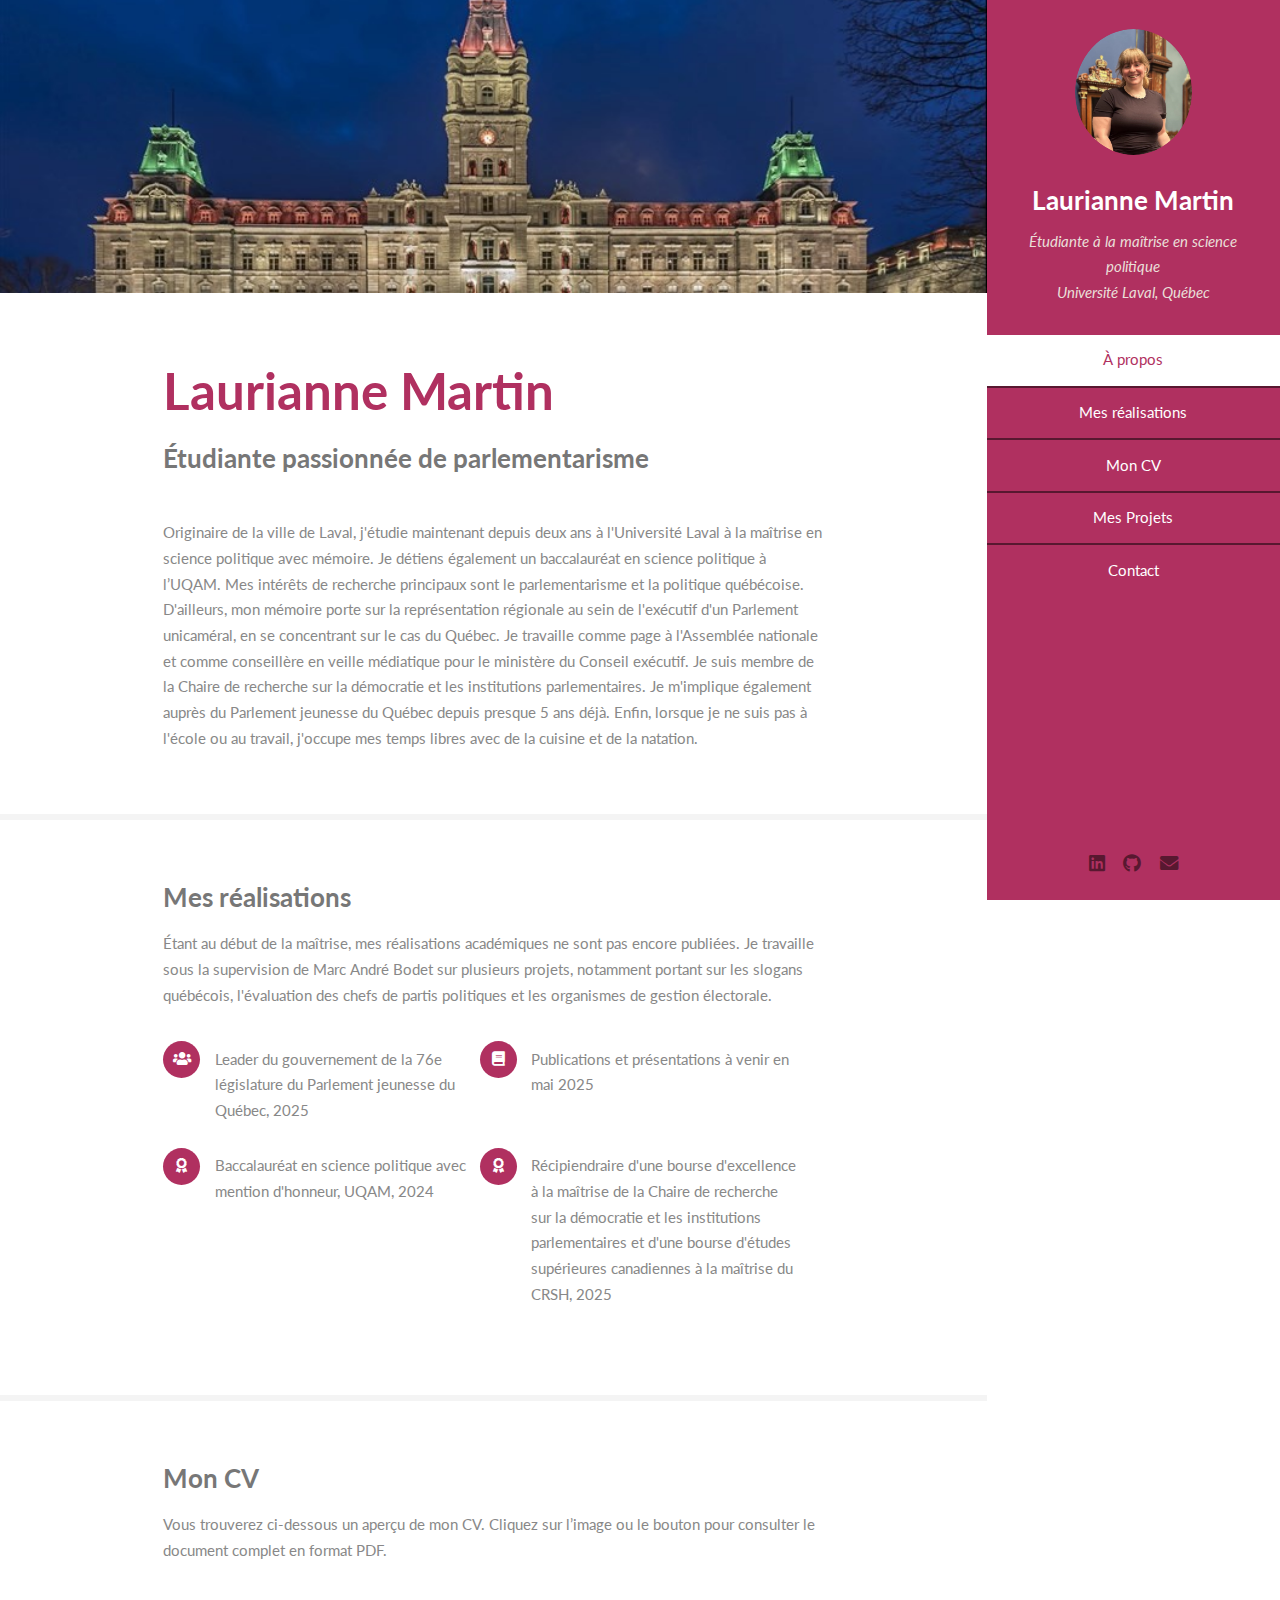
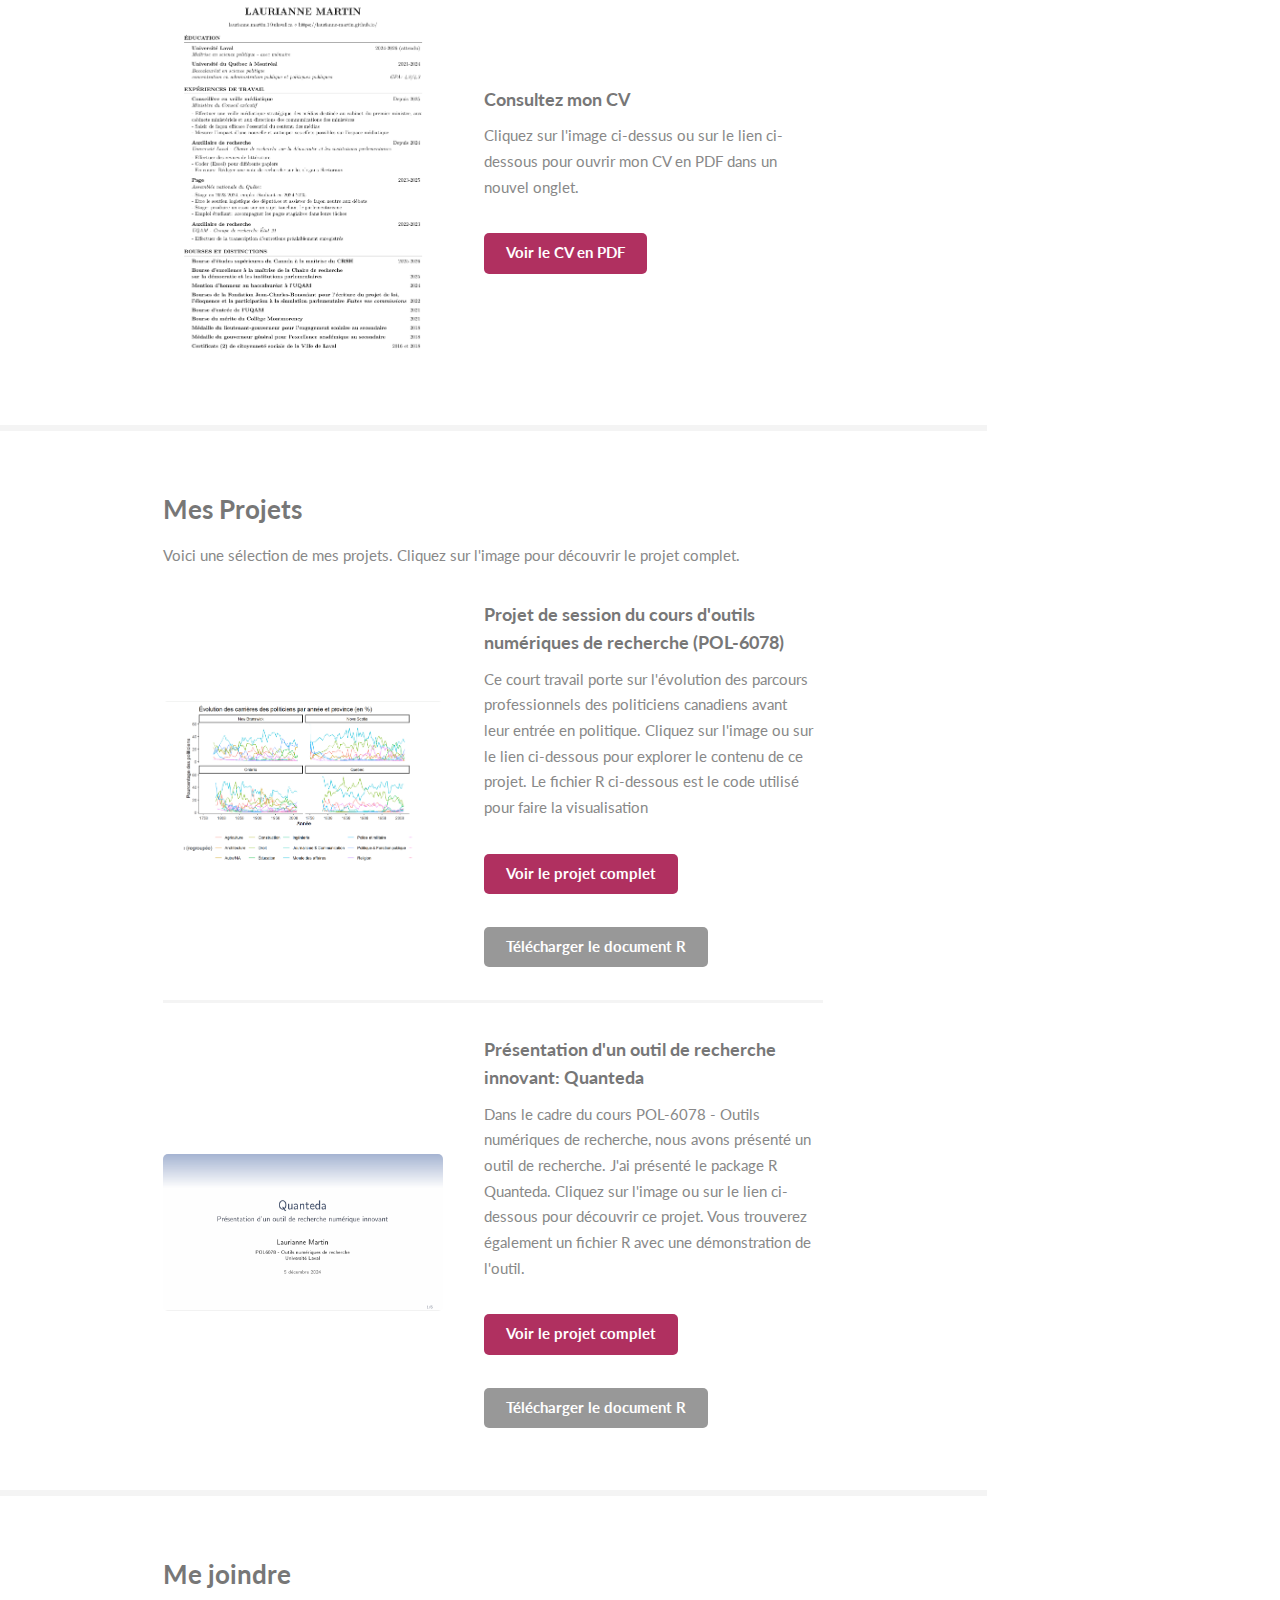
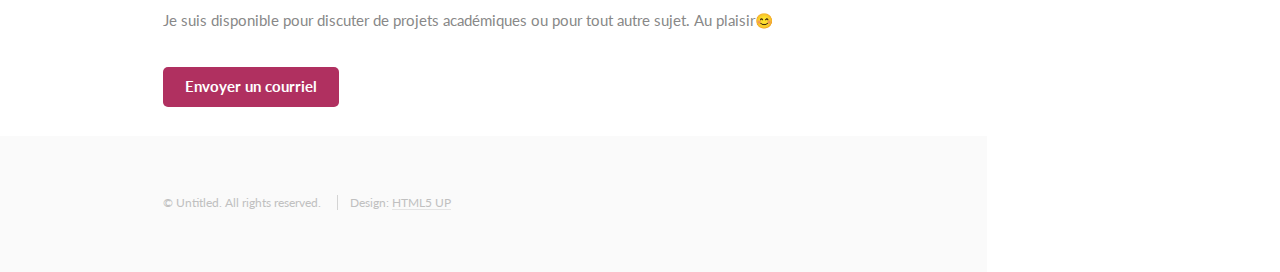
<file: index.html>
<!doctype html>
<!--
	Read Only by HTML5 UP
	html5up.net | @ajlkn
	Free for personal and commercial use under the CCA 3.0 license (html5up.net/license)
-->
<html>
  <head>
    <title>Laurianne Martin</title>
    <meta charset="utf-8" />
    <meta
      name="viewport"
      content="width=device-width, initial-scale=1, user-scalable=no"
    />
    <link rel="stylesheet" href="assets/css/main.css" />
  </head>
  <body class="is-preload">
    <!-- Header -->
    <section id="header">
      <header>
        <span class="image avatar"
          ><img src="images/photo site web.png" alt=""
        /></span>
        <h1 id="logo"><a href="#">Laurianne Martin</a></h1>
        <p>
          Étudiante à la maîtrise en science politique<br />
          Université Laval, Québec
        </p>
      </header>
      <nav id="nav">
        <ul>
          <li><a href="#one" class="active">À propos</a></li>
          <li><a href="#two">Mes réalisations</a></li>
          <li><a href="#three">Mon CV</a></li>
          <li><a href="#projets">Mes Projets</a></li>
          <li><a href="#four">Contact</a></li>
        </ul>
      </nav>
      <footer>
        <ul class="icons">
          <li>
            <!-- Vous pouvez mettre en hyperlien vos reseaux sociaux en modifiant la valeur de href-->
            <a href="https://www.linkedin.com/in/laurianne-martin-10677b1a1" class="icon brands fa-linkedin"
              ><span class="label">LinkedIn</span></a
            >
          </li>
          <li>
            <a href="https://github.com/laurianne-martin" class="icon brands fa-github"
              ><span class="label">Github</span></a
            >
          </li>
          <li>
            <a href="mailto:laurianne.martin.1@ulaval.ca" class="icon solid fa-envelope"
              ><span class="label">Email</span></a
            >
          </li>
        </ul>
      </footer>
    </section>

    <!-- Wrapper -->
    <div id="wrapper">
      <!-- Main -->
      <div id="main">
        <!-- One -->
        <section id="one">
          <div class="image main" data-position="center">
            <img src="images/bg.jpeg" alt="" />
          </div>
          <div class="container">
            <header class="major">
              <h2>Laurianne Martin</h2>
              <p>Étudiante passionnée de parlementarisme</p>
            </header>
            <p>
              Originaire de la ville de Laval, j'étudie maintenant depuis deux ans à l'Université Laval à la maîtrise en science politique avec mémoire. 
              Je détiens également un baccalauréat en science politique à l’UQAM.
              Mes intérêts de recherche principaux sont le parlementarisme et la politique québécoise. 
              D'ailleurs, mon mémoire porte sur la représentation régionale au sein de l'exécutif d'un Parlement unicaméral, en se concentrant sur le cas du Québec.
              Je travaille comme page à l'Assemblée nationale et comme conseillère en veille médiatique pour le ministère du Conseil exécutif. 
              Je suis membre de la Chaire de recherche sur la démocratie et les institutions parlementaires. 
              Je m'implique également auprès du Parlement jeunesse du Québec depuis presque 5 ans déjà. 
              Enfin, lorsque je ne suis pas à l'école ou au travail, j'occupe mes temps libres avec de la cuisine et de la natation.
            </p>
          </div>
        </section>

        <!-- Two -->
        <section id="two">
          <div class="container">
            <h3>Mes réalisations</h3>
            <p>
              Étant au début de la maîtrise, mes réalisations académiques ne sont pas encore publiées. 
              Je travaille sous la supervision de Marc André Bodet sur plusieurs projets, notamment portant sur les slogans québécois, l'évaluation des chefs de partis politiques et les organismes de gestion électorale.
            </p>
            <ul class="feature-icons">
              <li class="icon solid fa-users">
                Leader du gouvernement de la 76e législature du Parlement jeunesse du Québec, 2025
              <li class="icon solid fa-book">
                Publications et présentations à venir en mai 2025
              <li class="icon solid fa-award">
                Baccalauréat en science politique avec mention d'honneur, UQAM, 2024
              <li class="icon solid fa-award">
                Récipiendraire d'une bourse d'excellence à la maîtrise de la Chaire de recherche sur la démocratie et les institutions parlementaires et d'une bourse d'études supérieures canadiennes à la maîtrise du CRSH, 2025
              </li>
            </ul>
          </div>
        </section>

        <!-- Three -->
        <section id="three">
          <div class="container">
            <h3>Mon CV</h3>
            <p>
              Vous trouverez ci-dessous un aperçu de mon CV. Cliquez sur l’image ou le bouton pour consulter le document complet en format PDF.
            </p>
            <div class="features">
              <article>
                <!-- Aperçu du CV en image -->
                <a href="cv/cv.pdf" class="image" target="_blank">
                  <img src="cv/cv.png" alt="Aperçu du CV" />
                </a>
                <div class="inner">
                  <h4>Consultez mon CV</h4>
                  <p>
                    Cliquez sur l'image ci-dessus ou sur le lien ci-dessous pour ouvrir mon CV en PDF dans un nouvel onglet.
                  </p>
                  <!-- Lien direct vers le CV en PDF -->
                  <p>
                    <a href="cv/cv.pdf" target="_blank" class="button primary">
                      Voir le CV en PDF
                    </a>
                  </p>
                </div>
              </article>
            </div>
          </div>
        </section>
       <!-- Mes projets -->
        <section id="projets">
          <div class="container">
            <h3>Mes Projets</h3>
            <p>
              Voici une sélection de mes projets. Cliquez sur l'image pour découvrir le projet complet.
            </p>
            <div class="features">
              <!-- Premier projet -->
              <article>
                <!-- Aperçu du projet en image -->
                <a href="projet_session/projet.html" class="image" target="_blank">
                  <img src="projet_session/projet.png" alt="Aperçu du projet de session" />
                </a>
                <div class="inner">
                  <h4>Projet de session du cours d'outils numériques de recherche (POL-6078)</h4>
                  <p>
                    Ce court travail porte sur l'évolution des parcours professionnels des politiciens canadiens avant leur entrée en politique. 
                    Cliquez sur l'image ou sur le lien ci-dessous pour explorer le contenu de ce projet. Le fichier R ci-dessous est le code utilisé pour faire la visualisation
                  </p>
                  <!-- Lien direct vers le projet -->
                  <p>
                    <a href="projet_session/projet.html" target="_blank" class="button primary">
                      Voir le projet complet
                    </a>
                  </p>
                  <!-- Lien vers le document R -->
                  <p>
                    <a href="projet_session/code.R" target="_blank" class="button">
                      Télécharger le document R
                    </a>
                  </p>
                </div>
              </article>
        
              <!-- Deuxième projet -->
              <article>
                <!-- Aperçu du projet en image -->
                <a href="projet_quanteda/quanteda.pdf" class="image" target="_blank">
                  <img src="projet_quanteda/quanteda.png" alt="Aperçu du deuxième projet" />
                </a>
                <div class="inner">
                  <h4>Présentation d'un outil de recherche innovant: Quanteda</h4>
                  <p>
                    Dans le cadre du cours POL-6078 - Outils numériques de recherche, nous avons présenté un outil de recherche. J'ai présenté le package R Quanteda.
                    Cliquez sur l'image ou sur le lien ci-dessous pour découvrir ce projet. Vous trouverez également un fichier R avec une démonstration de l'outil.
                  </p>
                  <!-- Lien direct vers le projet -->
                  <p>
                    <a href="projet_quanteda/quanteda.pdf" target="_blank" class="button primary">
                      Voir le projet complet
                    </a>
                  </p>
                  <!-- Lien vers le document R -->
                  <p>
                    <a href="projet_quanteda/demo_quanteda.R" target="_blank" class="button">
                      Télécharger le document R
                    </a>
                  </p>
                </div>
              </article>
            </div>
          </div>
        </section>

        <!-- Four -->
        <section id="four">
          <div class="container">
            <h3>Me joindre</h3>
            <p>
              Je suis disponible pour discuter de projets académiques ou pour tout autre sujet. Au plaisir&#128522;

            </p>
            <div class="row gtr-uniform">
              <div class="col-12">
                <!-- Vous pouvez mettre votre email ici au lieu de your-email@example.com -->
                <a
                  href="mailto:laurianne.martin.1@ulaval.ca?subject=Sujet&body=Votre message ici."
                  class="button primary"
                >
                  Envoyer un courriel
                </a>
              </div>
            </div>
          </div>
        </section>
        <!-- Five -->
        <!-- -->
      </div>

      <!-- Footer -->
      <section id="footer">
        <div class="container">
          <ul class="copyright">
            <li>&copy; Untitled. All rights reserved.</li>
            <li>Design: <a href="http://html5up.net">HTML5 UP</a></li>
          </ul>
        </div>
      </section>
    </div>

    <!-- Scripts -->
    <script src="assets/js/jquery.min.js"></script>
    <script src="assets/js/jquery.scrollex.min.js"></script>
    <script src="assets/js/jquery.scrolly.min.js"></script>
    <script src="assets/js/browser.min.js"></script>
    <script src="assets/js/breakpoints.min.js"></script>
    <script src="assets/js/util.js"></script>
    <script src="assets/js/main.js"></script>
  </body>
</html>
</file>
<file: assets/css/main.css>
@import url("fontawesome-all.min.css");
@import url("https://fonts.googleapis.com/css?family=Lato:400,400italic,700,700italic|Source+Code+Pro:400");

/*
	Read Only by HTML5 UP
	html5up.net | @ajlkn
	Free for personal and commercial use under the CCA 3.0 license (html5up.net/license)
*/

html,
body,
div,
span,
applet,
object,
iframe,
h1,
h2,
h3,
h4,
h5,
h6,
p,
blockquote,
pre,
a,
abbr,
acronym,
address,
big,
cite,
code,
del,
dfn,
em,
img,
ins,
kbd,
q,
s,
samp,
small,
strike,
strong,
sub,
sup,
tt,
var,
b,
u,
i,
center,
dl,
dt,
dd,
ol,
ul,
li,
fieldset,
form,
label,
legend,
table,
caption,
tbody,
tfoot,
thead,
tr,
th,
td,
article,
aside,
canvas,
details,
embed,
figure,
figcaption,
footer,
header,
hgroup,
menu,
nav,
output,
ruby,
section,
summary,
time,
mark,
audio,
video {
  margin: 0;
  padding: 0;
  border: 0;
  font-size: 100%;
  font: inherit;
  vertical-align: baseline;
}

article,
aside,
details,
figcaption,
figure,
footer,
header,
hgroup,
menu,
nav,
section {
  display: block;
}

body {
  line-height: 1;
}

ol,
ul {
  list-style: none;
}

blockquote,
q {
  quotes: none;
}

blockquote:before,
blockquote:after,
q:before,
q:after {
  content: "";
  content: none;
}

table {
  border-collapse: collapse;
  border-spacing: 0;
}

body {
  -webkit-text-size-adjust: none;
}

mark {
  background-color: transparent;
  color: inherit;
}

input::-moz-focus-inner {
  border: 0;
  padding: 0;
}

input,
select,
textarea {
  -moz-appearance: none;
  -webkit-appearance: none;
  -ms-appearance: none;
  appearance: none;
}

/* Basic */

html {
  box-sizing: border-box;
}

*,
*:before,
*:after {
  box-sizing: inherit;
}

body {
  background: #fff;
}

body.is-preload *,
body.is-preload *:before,
body.is-preload *:after {
  -moz-animation: none !important;
  -webkit-animation: none !important;
  -ms-animation: none !important;
  animation: none !important;
  -moz-transition: none !important;
  -webkit-transition: none !important;
  -ms-transition: none !important;
  transition: none !important;
}

body,
input,
select,
textarea {
  color: #888;
  font-family: "Lato", sans-serif;
  font-size: 16pt;
  font-weight: 400;
  line-height: 1.75em;
}

a {
  -moz-transition:
    color 0.2s ease-in-out,
    border-color 0.2s ease-in-out;
  -webkit-transition:
    color 0.2s ease-in-out,
    border-color 0.2s ease-in-out;
  -ms-transition:
    color 0.2s ease-in-out,
    border-color 0.2s ease-in-out;
  transition:
    color 0.2s ease-in-out,
    border-color 0.2s ease-in-out;
  border-bottom: solid 1px #e4e4e4;
  color: inherit;
  text-decoration: none;
}

a:hover {
  border-bottom-color: transparent;
  color: #b03060 !important;
}

strong,
b {
  color: #777;
  font-weight: 700;
}

em,
i {
  font-style: italic;
}

p {
  margin: 0 0 2.25em 0;
}

h1,
h2,
h3,
h4,
h5,
h6 {
  color: #777;
  font-weight: 700;
  line-height: 1em;
  margin: 0 0 0.5625em 0;
}

h1 a,
h2 a,
h3 a,
h4 a,
h5 a,
h6 a {
  border: 0;
  color: inherit;
  text-decoration: none;
}

h2 {
  font-size: 2em;
  line-height: 1.5em;
}

h3 {
  font-size: 1.75em;
  line-height: 1.5em;
}

h4 {
  font-size: 1.25em;
  line-height: 1.5em;
}

h5 {
  font-size: 0.9em;
  line-height: 1.5em;
}

h6 {
  font-size: 0.7em;
  line-height: 1.5em;
}

sub {
  font-size: 0.8em;
  position: relative;
  top: 0.5em;
}

sup {
  font-size: 0.8em;
  position: relative;
  top: -0.5em;
}

hr {
  border: 0;
  border-bottom: solid 2px #f4f4f4;
  margin: 2.25em 0;
}

hr.major {
  margin: 3.375em 0;
}

blockquote {
  border-left: solid 8px #e4e4e4;
  font-style: italic;
  margin: 0 0 2.25em 0;
  padding: 0.5em 0 0.5em 2em;
}

code {
  background: #555;
  border-radius: 5px;
  color: #fff;
  font-family: "Source Code Pro", monospace;
  font-size: 0.9em;
  margin: 0 0.25em;
  padding: 0.25em 0.65em;
}

pre {
  font-family: "Source Code Pro", monospace;
  font-size: 0.9em;
  margin: 0 0 2.25em 0;
}

pre code {
  -webkit-overflow-scrolling: touch;
  display: block;
  line-height: 1.5em;
  overflow-x: auto;
  padding: 1em 1.5em;
}

.align-left {
  text-align: left;
}

.align-center {
  text-align: center;
}

.align-right {
  text-align: right;
}

/* Row */

.row {
  display: flex;
  flex-wrap: wrap;
  box-sizing: border-box;
  align-items: stretch;
}

.row > * {
  box-sizing: border-box;
}

.row.gtr-uniform > * > :last-child {
  margin-bottom: 0;
}

.row.aln-left {
  justify-content: flex-start;
}

.row.aln-center {
  justify-content: center;
}

.row.aln-right {
  justify-content: flex-end;
}

.row.aln-top {
  align-items: flex-start;
}

.row.aln-middle {
  align-items: center;
}

.row.aln-bottom {
  align-items: flex-end;
}

.row > .imp {
  order: -1;
}

.row > .col-1 {
  width: 8.33333%;
}

.row > .off-1 {
  margin-left: 8.33333%;
}

.row > .col-2 {
  width: 16.66667%;
}

.row > .off-2 {
  margin-left: 16.66667%;
}

.row > .col-3 {
  width: 25%;
}

.row > .off-3 {
  margin-left: 25%;
}

.row > .col-4 {
  width: 33.33333%;
}

.row > .off-4 {
  margin-left: 33.33333%;
}

.row > .col-5 {
  width: 41.66667%;
}

.row > .off-5 {
  margin-left: 41.66667%;
}

.row > .col-6 {
  width: 50%;
}

.row > .off-6 {
  margin-left: 50%;
}

.row > .col-7 {
  width: 58.33333%;
}

.row > .off-7 {
  margin-left: 58.33333%;
}

.row > .col-8 {
  width: 66.66667%;
}

.row > .off-8 {
  margin-left: 66.66667%;
}

.row > .col-9 {
  width: 75%;
}

.row > .off-9 {
  margin-left: 75%;
}

.row > .col-10 {
  width: 83.33333%;
}

.row > .off-10 {
  margin-left: 83.33333%;
}

.row > .col-11 {
  width: 91.66667%;
}

.row > .off-11 {
  margin-left: 91.66667%;
}

.row > .col-12 {
  width: 100%;
}

.row > .off-12 {
  margin-left: 100%;
}

.row.gtr-0 {
  margin-top: 0;
  margin-left: 0em;
}

.row.gtr-0 > * {
  padding: 0 0 0 0em;
}

.row.gtr-0.gtr-uniform {
  margin-top: 0em;
}

.row.gtr-0.gtr-uniform > * {
  padding-top: 0em;
}

.row.gtr-25 {
  margin-top: 0;
  margin-left: -0.5em;
}

.row.gtr-25 > * {
  padding: 0 0 0 0.5em;
}

.row.gtr-25.gtr-uniform {
  margin-top: -0.5em;
}

.row.gtr-25.gtr-uniform > * {
  padding-top: 0.5em;
}

.row.gtr-50 {
  margin-top: 0;
  margin-left: -1em;
}

.row.gtr-50 > * {
  padding: 0 0 0 1em;
}

.row.gtr-50.gtr-uniform {
  margin-top: -1em;
}

.row.gtr-50.gtr-uniform > * {
  padding-top: 1em;
}

.row {
  margin-top: 0;
  margin-left: -2em;
}

.row > * {
  padding: 0 0 0 2em;
}

.row.gtr-uniform {
  margin-top: -2em;
}

.row.gtr-uniform > * {
  padding-top: 2em;
}

.row.gtr-150 {
  margin-top: 0;
  margin-left: -3em;
}

.row.gtr-150 > * {
  padding: 0 0 0 3em;
}

.row.gtr-150.gtr-uniform {
  margin-top: -3em;
}

.row.gtr-150.gtr-uniform > * {
  padding-top: 3em;
}

.row.gtr-200 {
  margin-top: 0;
  margin-left: -4em;
}

.row.gtr-200 > * {
  padding: 0 0 0 4em;
}

.row.gtr-200.gtr-uniform {
  margin-top: -4em;
}

.row.gtr-200.gtr-uniform > * {
  padding-top: 4em;
}

@media screen and (max-width: 1680px) {
  .row {
    display: flex;
    flex-wrap: wrap;
    box-sizing: border-box;
    align-items: stretch;
  }

  .row > * {
    box-sizing: border-box;
  }

  .row.gtr-uniform > * > :last-child {
    margin-bottom: 0;
  }

  .row.aln-left {
    justify-content: flex-start;
  }

  .row.aln-center {
    justify-content: center;
  }

  .row.aln-right {
    justify-content: flex-end;
  }

  .row.aln-top {
    align-items: flex-start;
  }

  .row.aln-middle {
    align-items: center;
  }

  .row.aln-bottom {
    align-items: flex-end;
  }

  .row > .imp-xlarge {
    order: -1;
  }

  .row > .col-1-xlarge {
    width: 8.33333%;
  }

  .row > .off-1-xlarge {
    margin-left: 8.33333%;
  }

  .row > .col-2-xlarge {
    width: 16.66667%;
  }

  .row > .off-2-xlarge {
    margin-left: 16.66667%;
  }

  .row > .col-3-xlarge {
    width: 25%;
  }

  .row > .off-3-xlarge {
    margin-left: 25%;
  }

  .row > .col-4-xlarge {
    width: 33.33333%;
  }

  .row > .off-4-xlarge {
    margin-left: 33.33333%;
  }

  .row > .col-5-xlarge {
    width: 41.66667%;
  }

  .row > .off-5-xlarge {
    margin-left: 41.66667%;
  }

  .row > .col-6-xlarge {
    width: 50%;
  }

  .row > .off-6-xlarge {
    margin-left: 50%;
  }

  .row > .col-7-xlarge {
    width: 58.33333%;
  }

  .row > .off-7-xlarge {
    margin-left: 58.33333%;
  }

  .row > .col-8-xlarge {
    width: 66.66667%;
  }

  .row > .off-8-xlarge {
    margin-left: 66.66667%;
  }

  .row > .col-9-xlarge {
    width: 75%;
  }

  .row > .off-9-xlarge {
    margin-left: 75%;
  }

  .row > .col-10-xlarge {
    width: 83.33333%;
  }

  .row > .off-10-xlarge {
    margin-left: 83.33333%;
  }

  .row > .col-11-xlarge {
    width: 91.66667%;
  }

  .row > .off-11-xlarge {
    margin-left: 91.66667%;
  }

  .row > .col-12-xlarge {
    width: 100%;
  }

  .row > .off-12-xlarge {
    margin-left: 100%;
  }

  .row.gtr-0 {
    margin-top: 0;
    margin-left: 0em;
  }

  .row.gtr-0 > * {
    padding: 0 0 0 0em;
  }

  .row.gtr-0.gtr-uniform {
    margin-top: 0em;
  }

  .row.gtr-0.gtr-uniform > * {
    padding-top: 0em;
  }

  .row.gtr-25 {
    margin-top: 0;
    margin-left: -0.5em;
  }

  .row.gtr-25 > * {
    padding: 0 0 0 0.5em;
  }

  .row.gtr-25.gtr-uniform {
    margin-top: -0.5em;
  }

  .row.gtr-25.gtr-uniform > * {
    padding-top: 0.5em;
  }

  .row.gtr-50 {
    margin-top: 0;
    margin-left: -1em;
  }

  .row.gtr-50 > * {
    padding: 0 0 0 1em;
  }

  .row.gtr-50.gtr-uniform {
    margin-top: -1em;
  }

  .row.gtr-50.gtr-uniform > * {
    padding-top: 1em;
  }

  .row {
    margin-top: 0;
    margin-left: -2em;
  }

  .row > * {
    padding: 0 0 0 2em;
  }

  .row.gtr-uniform {
    margin-top: -2em;
  }

  .row.gtr-uniform > * {
    padding-top: 2em;
  }

  .row.gtr-150 {
    margin-top: 0;
    margin-left: -3em;
  }

  .row.gtr-150 > * {
    padding: 0 0 0 3em;
  }

  .row.gtr-150.gtr-uniform {
    margin-top: -3em;
  }

  .row.gtr-150.gtr-uniform > * {
    padding-top: 3em;
  }

  .row.gtr-200 {
    margin-top: 0;
    margin-left: -4em;
  }

  .row.gtr-200 > * {
    padding: 0 0 0 4em;
  }

  .row.gtr-200.gtr-uniform {
    margin-top: -4em;
  }

  .row.gtr-200.gtr-uniform > * {
    padding-top: 4em;
  }
}

@media screen and (max-width: 1280px) {
  .row {
    display: flex;
    flex-wrap: wrap;
    box-sizing: border-box;
    align-items: stretch;
  }

  .row > * {
    box-sizing: border-box;
  }

  .row.gtr-uniform > * > :last-child {
    margin-bottom: 0;
  }

  .row.aln-left {
    justify-content: flex-start;
  }

  .row.aln-center {
    justify-content: center;
  }

  .row.aln-right {
    justify-content: flex-end;
  }

  .row.aln-top {
    align-items: flex-start;
  }

  .row.aln-middle {
    align-items: center;
  }

  .row.aln-bottom {
    align-items: flex-end;
  }

  .row > .imp-large {
    order: -1;
  }

  .row > .col-1-large {
    width: 8.33333%;
  }

  .row > .off-1-large {
    margin-left: 8.33333%;
  }

  .row > .col-2-large {
    width: 16.66667%;
  }

  .row > .off-2-large {
    margin-left: 16.66667%;
  }

  .row > .col-3-large {
    width: 25%;
  }

  .row > .off-3-large {
    margin-left: 25%;
  }

  .row > .col-4-large {
    width: 33.33333%;
  }

  .row > .off-4-large {
    margin-left: 33.33333%;
  }

  .row > .col-5-large {
    width: 41.66667%;
  }

  .row > .off-5-large {
    margin-left: 41.66667%;
  }

  .row > .col-6-large {
    width: 50%;
  }

  .row > .off-6-large {
    margin-left: 50%;
  }

  .row > .col-7-large {
    width: 58.33333%;
  }

  .row > .off-7-large {
    margin-left: 58.33333%;
  }

  .row > .col-8-large {
    width: 66.66667%;
  }

  .row > .off-8-large {
    margin-left: 66.66667%;
  }

  .row > .col-9-large {
    width: 75%;
  }

  .row > .off-9-large {
    margin-left: 75%;
  }

  .row > .col-10-large {
    width: 83.33333%;
  }

  .row > .off-10-large {
    margin-left: 83.33333%;
  }

  .row > .col-11-large {
    width: 91.66667%;
  }

  .row > .off-11-large {
    margin-left: 91.66667%;
  }

  .row > .col-12-large {
    width: 100%;
  }

  .row > .off-12-large {
    margin-left: 100%;
  }

  .row.gtr-0 {
    margin-top: 0;
    margin-left: 0em;
  }

  .row.gtr-0 > * {
    padding: 0 0 0 0em;
  }

  .row.gtr-0.gtr-uniform {
    margin-top: 0em;
  }

  .row.gtr-0.gtr-uniform > * {
    padding-top: 0em;
  }

  .row.gtr-25 {
    margin-top: 0;
    margin-left: -0.375em;
  }

  .row.gtr-25 > * {
    padding: 0 0 0 0.375em;
  }

  .row.gtr-25.gtr-uniform {
    margin-top: -0.375em;
  }

  .row.gtr-25.gtr-uniform > * {
    padding-top: 0.375em;
  }

  .row.gtr-50 {
    margin-top: 0;
    margin-left: -0.75em;
  }

  .row.gtr-50 > * {
    padding: 0 0 0 0.75em;
  }

  .row.gtr-50.gtr-uniform {
    margin-top: -0.75em;
  }

  .row.gtr-50.gtr-uniform > * {
    padding-top: 0.75em;
  }

  .row {
    margin-top: 0;
    margin-left: -1.5em;
  }

  .row > * {
    padding: 0 0 0 1.5em;
  }

  .row.gtr-uniform {
    margin-top: -1.5em;
  }

  .row.gtr-uniform > * {
    padding-top: 1.5em;
  }

  .row.gtr-150 {
    margin-top: 0;
    margin-left: -2.25em;
  }

  .row.gtr-150 > * {
    padding: 0 0 0 2.25em;
  }

  .row.gtr-150.gtr-uniform {
    margin-top: -2.25em;
  }

  .row.gtr-150.gtr-uniform > * {
    padding-top: 2.25em;
  }

  .row.gtr-200 {
    margin-top: 0;
    margin-left: -3em;
  }

  .row.gtr-200 > * {
    padding: 0 0 0 3em;
  }

  .row.gtr-200.gtr-uniform {
    margin-top: -3em;
  }

  .row.gtr-200.gtr-uniform > * {
    padding-top: 3em;
  }
}

@media screen and (max-width: 1024px) {
  .row {
    display: flex;
    flex-wrap: wrap;
    box-sizing: border-box;
    align-items: stretch;
  }

  .row > * {
    box-sizing: border-box;
  }

  .row.gtr-uniform > * > :last-child {
    margin-bottom: 0;
  }

  .row.aln-left {
    justify-content: flex-start;
  }

  .row.aln-center {
    justify-content: center;
  }

  .row.aln-right {
    justify-content: flex-end;
  }

  .row.aln-top {
    align-items: flex-start;
  }

  .row.aln-middle {
    align-items: center;
  }

  .row.aln-bottom {
    align-items: flex-end;
  }

  .row > .imp-medium {
    order: -1;
  }

  .row > .col-1-medium {
    width: 8.33333%;
  }

  .row > .off-1-medium {
    margin-left: 8.33333%;
  }

  .row > .col-2-medium {
    width: 16.66667%;
  }

  .row > .off-2-medium {
    margin-left: 16.66667%;
  }

  .row > .col-3-medium {
    width: 25%;
  }

  .row > .off-3-medium {
    margin-left: 25%;
  }

  .row > .col-4-medium {
    width: 33.33333%;
  }

  .row > .off-4-medium {
    margin-left: 33.33333%;
  }

  .row > .col-5-medium {
    width: 41.66667%;
  }

  .row > .off-5-medium {
    margin-left: 41.66667%;
  }

  .row > .col-6-medium {
    width: 50%;
  }

  .row > .off-6-medium {
    margin-left: 50%;
  }

  .row > .col-7-medium {
    width: 58.33333%;
  }

  .row > .off-7-medium {
    margin-left: 58.33333%;
  }

  .row > .col-8-medium {
    width: 66.66667%;
  }

  .row > .off-8-medium {
    margin-left: 66.66667%;
  }

  .row > .col-9-medium {
    width: 75%;
  }

  .row > .off-9-medium {
    margin-left: 75%;
  }

  .row > .col-10-medium {
    width: 83.33333%;
  }

  .row > .off-10-medium {
    margin-left: 83.33333%;
  }

  .row > .col-11-medium {
    width: 91.66667%;
  }

  .row > .off-11-medium {
    margin-left: 91.66667%;
  }

  .row > .col-12-medium {
    width: 100%;
  }

  .row > .off-12-medium {
    margin-left: 100%;
  }

  .row.gtr-0 {
    margin-top: 0;
    margin-left: 0em;
  }

  .row.gtr-0 > * {
    padding: 0 0 0 0em;
  }

  .row.gtr-0.gtr-uniform {
    margin-top: 0em;
  }

  .row.gtr-0.gtr-uniform > * {
    padding-top: 0em;
  }

  .row.gtr-25 {
    margin-top: 0;
    margin-left: -0.375em;
  }

  .row.gtr-25 > * {
    padding: 0 0 0 0.375em;
  }

  .row.gtr-25.gtr-uniform {
    margin-top: -0.375em;
  }

  .row.gtr-25.gtr-uniform > * {
    padding-top: 0.375em;
  }

  .row.gtr-50 {
    margin-top: 0;
    margin-left: -0.75em;
  }

  .row.gtr-50 > * {
    padding: 0 0 0 0.75em;
  }

  .row.gtr-50.gtr-uniform {
    margin-top: -0.75em;
  }

  .row.gtr-50.gtr-uniform > * {
    padding-top: 0.75em;
  }

  .row {
    margin-top: 0;
    margin-left: -1.5em;
  }

  .row > * {
    padding: 0 0 0 1.5em;
  }

  .row.gtr-uniform {
    margin-top: -1.5em;
  }

  .row.gtr-uniform > * {
    padding-top: 1.5em;
  }

  .row.gtr-150 {
    margin-top: 0;
    margin-left: -2.25em;
  }

  .row.gtr-150 > * {
    padding: 0 0 0 2.25em;
  }

  .row.gtr-150.gtr-uniform {
    margin-top: -2.25em;
  }

  .row.gtr-150.gtr-uniform > * {
    padding-top: 2.25em;
  }

  .row.gtr-200 {
    margin-top: 0;
    margin-left: -3em;
  }

  .row.gtr-200 > * {
    padding: 0 0 0 3em;
  }

  .row.gtr-200.gtr-uniform {
    margin-top: -3em;
  }

  .row.gtr-200.gtr-uniform > * {
    padding-top: 3em;
  }
}

@media screen and (max-width: 736px) {
  .row {
    display: flex;
    flex-wrap: wrap;
    box-sizing: border-box;
    align-items: stretch;
  }

  .row > * {
    box-sizing: border-box;
  }

  .row.gtr-uniform > * > :last-child {
    margin-bottom: 0;
  }

  .row.aln-left {
    justify-content: flex-start;
  }

  .row.aln-center {
    justify-content: center;
  }

  .row.aln-right {
    justify-content: flex-end;
  }

  .row.aln-top {
    align-items: flex-start;
  }

  .row.aln-middle {
    align-items: center;
  }

  .row.aln-bottom {
    align-items: flex-end;
  }

  .row > .imp-small {
    order: -1;
  }

  .row > .col-1-small {
    width: 8.33333%;
  }

  .row > .off-1-small {
    margin-left: 8.33333%;
  }

  .row > .col-2-small {
    width: 16.66667%;
  }

  .row > .off-2-small {
    margin-left: 16.66667%;
  }

  .row > .col-3-small {
    width: 25%;
  }

  .row > .off-3-small {
    margin-left: 25%;
  }

  .row > .col-4-small {
    width: 33.33333%;
  }

  .row > .off-4-small {
    margin-left: 33.33333%;
  }

  .row > .col-5-small {
    width: 41.66667%;
  }

  .row > .off-5-small {
    margin-left: 41.66667%;
  }

  .row > .col-6-small {
    width: 50%;
  }

  .row > .off-6-small {
    margin-left: 50%;
  }

  .row > .col-7-small {
    width: 58.33333%;
  }

  .row > .off-7-small {
    margin-left: 58.33333%;
  }

  .row > .col-8-small {
    width: 66.66667%;
  }

  .row > .off-8-small {
    margin-left: 66.66667%;
  }

  .row > .col-9-small {
    width: 75%;
  }

  .row > .off-9-small {
    margin-left: 75%;
  }

  .row > .col-10-small {
    width: 83.33333%;
  }

  .row > .off-10-small {
    margin-left: 83.33333%;
  }

  .row > .col-11-small {
    width: 91.66667%;
  }

  .row > .off-11-small {
    margin-left: 91.66667%;
  }

  .row > .col-12-small {
    width: 100%;
  }

  .row > .off-12-small {
    margin-left: 100%;
  }

  .row.gtr-0 {
    margin-top: 0;
    margin-left: 0em;
  }

  .row.gtr-0 > * {
    padding: 0 0 0 0em;
  }

  .row.gtr-0.gtr-uniform {
    margin-top: 0em;
  }

  .row.gtr-0.gtr-uniform > * {
    padding-top: 0em;
  }

  .row.gtr-25 {
    margin-top: 0;
    margin-left: -0.3125em;
  }

  .row.gtr-25 > * {
    padding: 0 0 0 0.3125em;
  }

  .row.gtr-25.gtr-uniform {
    margin-top: -0.3125em;
  }

  .row.gtr-25.gtr-uniform > * {
    padding-top: 0.3125em;
  }

  .row.gtr-50 {
    margin-top: 0;
    margin-left: -0.625em;
  }

  .row.gtr-50 > * {
    padding: 0 0 0 0.625em;
  }

  .row.gtr-50.gtr-uniform {
    margin-top: -0.625em;
  }

  .row.gtr-50.gtr-uniform > * {
    padding-top: 0.625em;
  }

  .row {
    margin-top: 0;
    margin-left: -1.25em;
  }

  .row > * {
    padding: 0 0 0 1.25em;
  }

  .row.gtr-uniform {
    margin-top: -1.25em;
  }

  .row.gtr-uniform > * {
    padding-top: 1.25em;
  }

  .row.gtr-150 {
    margin-top: 0;
    margin-left: -1.875em;
  }

  .row.gtr-150 > * {
    padding: 0 0 0 1.875em;
  }

  .row.gtr-150.gtr-uniform {
    margin-top: -1.875em;
  }

  .row.gtr-150.gtr-uniform > * {
    padding-top: 1.875em;
  }

  .row.gtr-200 {
    margin-top: 0;
    margin-left: -2.5em;
  }

  .row.gtr-200 > * {
    padding: 0 0 0 2.5em;
  }

  .row.gtr-200.gtr-uniform {
    margin-top: -2.5em;
  }

  .row.gtr-200.gtr-uniform > * {
    padding-top: 2.5em;
  }
}

@media screen and (max-width: 480px) {
  .row {
    display: flex;
    flex-wrap: wrap;
    box-sizing: border-box;
    align-items: stretch;
  }

  .row > * {
    box-sizing: border-box;
  }

  .row.gtr-uniform > * > :last-child {
    margin-bottom: 0;
  }

  .row.aln-left {
    justify-content: flex-start;
  }

  .row.aln-center {
    justify-content: center;
  }

  .row.aln-right {
    justify-content: flex-end;
  }

  .row.aln-top {
    align-items: flex-start;
  }

  .row.aln-middle {
    align-items: center;
  }

  .row.aln-bottom {
    align-items: flex-end;
  }

  .row > .imp-xsmall {
    order: -1;
  }

  .row > .col-1-xsmall {
    width: 8.33333%;
  }

  .row > .off-1-xsmall {
    margin-left: 8.33333%;
  }

  .row > .col-2-xsmall {
    width: 16.66667%;
  }

  .row > .off-2-xsmall {
    margin-left: 16.66667%;
  }

  .row > .col-3-xsmall {
    width: 25%;
  }

  .row > .off-3-xsmall {
    margin-left: 25%;
  }

  .row > .col-4-xsmall {
    width: 33.33333%;
  }

  .row > .off-4-xsmall {
    margin-left: 33.33333%;
  }

  .row > .col-5-xsmall {
    width: 41.66667%;
  }

  .row > .off-5-xsmall {
    margin-left: 41.66667%;
  }

  .row > .col-6-xsmall {
    width: 50%;
  }

  .row > .off-6-xsmall {
    margin-left: 50%;
  }

  .row > .col-7-xsmall {
    width: 58.33333%;
  }

  .row > .off-7-xsmall {
    margin-left: 58.33333%;
  }

  .row > .col-8-xsmall {
    width: 66.66667%;
  }

  .row > .off-8-xsmall {
    margin-left: 66.66667%;
  }

  .row > .col-9-xsmall {
    width: 75%;
  }

  .row > .off-9-xsmall {
    margin-left: 75%;
  }

  .row > .col-10-xsmall {
    width: 83.33333%;
  }

  .row > .off-10-xsmall {
    margin-left: 83.33333%;
  }

  .row > .col-11-xsmall {
    width: 91.66667%;
  }

  .row > .off-11-xsmall {
    margin-left: 91.66667%;
  }

  .row > .col-12-xsmall {
    width: 100%;
  }

  .row > .off-12-xsmall {
    margin-left: 100%;
  }

  .row.gtr-0 {
    margin-top: 0;
    margin-left: 0em;
  }

  .row.gtr-0 > * {
    padding: 0 0 0 0em;
  }

  .row.gtr-0.gtr-uniform {
    margin-top: 0em;
  }

  .row.gtr-0.gtr-uniform > * {
    padding-top: 0em;
  }

  .row.gtr-25 {
    margin-top: 0;
    margin-left: -0.3125em;
  }

  .row.gtr-25 > * {
    padding: 0 0 0 0.3125em;
  }

  .row.gtr-25.gtr-uniform {
    margin-top: -0.3125em;
  }

  .row.gtr-25.gtr-uniform > * {
    padding-top: 0.3125em;
  }

  .row.gtr-50 {
    margin-top: 0;
    margin-left: -0.625em;
  }

  .row.gtr-50 > * {
    padding: 0 0 0 0.625em;
  }

  .row.gtr-50.gtr-uniform {
    margin-top: -0.625em;
  }

  .row.gtr-50.gtr-uniform > * {
    padding-top: 0.625em;
  }

  .row {
    margin-top: 0;
    margin-left: -1.25em;
  }

  .row > * {
    padding: 0 0 0 1.25em;
  }

  .row.gtr-uniform {
    margin-top: -1.25em;
  }

  .row.gtr-uniform > * {
    padding-top: 1.25em;
  }

  .row.gtr-150 {
    margin-top: 0;
    margin-left: -1.875em;
  }

  .row.gtr-150 > * {
    padding: 0 0 0 1.875em;
  }

  .row.gtr-150.gtr-uniform {
    margin-top: -1.875em;
  }

  .row.gtr-150.gtr-uniform > * {
    padding-top: 1.875em;
  }

  .row.gtr-200 {
    margin-top: 0;
    margin-left: -2.5em;
  }

  .row.gtr-200 > * {
    padding: 0 0 0 2.5em;
  }

  .row.gtr-200.gtr-uniform {
    margin-top: -2.5em;
  }

  .row.gtr-200.gtr-uniform > * {
    padding-top: 2.5em;
  }
}

/* Container */

.container {
  margin: 0 auto;
  max-width: calc(100% - 4.5em);
  width: 45em;
}

.container.xsmall {
  width: 11.25em;
}

.container.small {
  width: 22.5em;
}

.container.medium {
  width: 33.75em;
}

.container.large {
  width: 56.25em;
}

.container.xlarge {
  width: 67.5em;
}

.container.max {
  width: 100%;
}

@media screen and (max-width: 1024px) {
  .container {
    width: 100% !important;
  }
}

@media screen and (max-width: 480px) {
  .container {
    max-width: calc(100% - 3.375em);
  }
}

/* Section/Article */

section.special,
article.special {
  text-align: center;
}

header p {
  color: #aaa;
  position: relative;
  margin: 0 0 1.6875em 0;
}

header h2 + p {
  font-size: 1.25em;
  margin-top: -0.5em;
  line-height: 1.5em;
}

header h3 + p {
  font-size: 1.1em;
  margin-top: -0.35em;
  line-height: 1.5em;
}

header h4 + p,
header h5 + p,
header h6 + p {
  font-size: 0.9em;
  margin-top: -0.25em;
  line-height: 1.5em;
}

header.major h2 {
  color: #b03060;
  font-size: 3.5em;
}

header.major h2 + p {
  color: #777;
  font-size: 1.75em;
  font-weight: 700;
  margin-top: -0.75em;
}

/* Form */

form {
  margin: 0 0 2.25em 0;
}

label {
  color: #777;
  display: block;
  font-size: 0.9em;
  font-weight: 700;
  margin: 0 0 1.125em 0;
}

input::-moz-focus-inner {
  border: 0;
  padding: 0;
}

input[type="text"],
input[type="password"],
input[type="email"],
select,
textarea {
  -moz-appearance: none;
  -webkit-appearance: none;
  -ms-appearance: none;
  appearance: none;
  border-radius: 5px;
  border: none;
  border: solid 2px #e4e4e4;
  color: inherit;
  display: block;
  outline: 0;
  padding: 0 1em;
  text-decoration: none;
  width: 100%;
}

input[type="text"]:invalid,
input[type="password"]:invalid,
input[type="email"]:invalid,
select:invalid,
textarea:invalid {
  box-shadow: none;
}

input[type="text"]:focus,
input[type="password"]:focus,
input[type="email"]:focus,
select:focus,
textarea:focus {
  border-color: #b03060;
}

select {
  background-image: url("data:image/svg+xml;charset=utf8,%3Csvg xmlns='http://www.w3.org/2000/svg' width='40' height='40' preserveAspectRatio='none' viewBox='0 0 40 40'%3E%3Cpath d='M9.4,12.3l10.4,10.4l10.4-10.4c0.2-0.2,0.5-0.4,0.9-0.4c0.3,0,0.6,0.1,0.9,0.4l3.3,3.3c0.2,0.2,0.4,0.5,0.4,0.9 c0,0.4-0.1,0.6-0.4,0.9L20.7,31.9c-0.2,0.2-0.5,0.4-0.9,0.4c-0.3,0-0.6-0.1-0.9-0.4L4.3,17.3c-0.2-0.2-0.4-0.5-0.4-0.9 c0-0.4,0.1-0.6,0.4-0.9l3.3-3.3c0.2-0.2,0.5-0.4,0.9-0.4S9.1,12.1,9.4,12.3z' fill='%23e4e4e4' /%3E%3C/svg%3E");
  background-size: 1.25em;
  background-repeat: no-repeat;
  background-position: calc(100% - 1em) center;
  height: 2.75em;
  padding-right: 2.75em;
  text-overflow: ellipsis;
}

select option {
  color: #777;
  background: #fff;
}

select:focus::-ms-value {
  background-color: transparent;
}

select::-ms-expand {
  display: none;
}

input[type="text"],
input[type="password"],
input[type="email"],
select {
  height: 2.75em;
}

textarea {
  padding: 0.75em 1em;
}

input[type="checkbox"],
input[type="radio"] {
  -moz-appearance: none;
  -webkit-appearance: none;
  -ms-appearance: none;
  appearance: none;
  display: block;
  float: left;
  margin-right: -2em;
  opacity: 0;
  width: 1em;
  z-index: -1;
}

input[type="checkbox"] + label,
input[type="radio"] + label {
  text-decoration: none;
  color: #888;
  cursor: pointer;
  display: inline-block;
  font-size: 1em;
  font-weight: 400;
  padding-left: 2.4em;
  padding-right: 0.75em;
  position: relative;
}

input[type="checkbox"] + label:before,
input[type="radio"] + label:before {
  -moz-osx-font-smoothing: grayscale;
  -webkit-font-smoothing: antialiased;
  display: inline-block;
  font-style: normal;
  font-variant: normal;
  text-rendering: auto;
  line-height: 1;
  text-transform: none !important;
  font-family: "Font Awesome 5 Free";
  font-weight: 900;
}

input[type="checkbox"] + label:before,
input[type="radio"] + label:before {
  background: #fafafa;
  border-radius: 5px;
  border: solid 2px #e4e4e4;
  content: "";
  display: inline-block;
  font-size: 0.8em;
  height: 2.0625em;
  left: 0;
  line-height: 2.0625em;
  position: absolute;
  text-align: center;
  top: 0;
  width: 2.0625em;
}

input[type="checkbox"]:checked + label:before,
input[type="radio"]:checked + label:before {
  background: #989898;
  border-color: #989898;
  color: #ffffff;
  content: "\f00c";
}

input[type="checkbox"]:focus + label:before,
input[type="radio"]:focus + label:before {
  border-color: #b03060;
}

input[type="checkbox"] + label:before {
  border-radius: 5px;
}

input[type="radio"] + label:before {
  border-radius: 100%;
}

::-webkit-input-placeholder {
  color: #aaa !important;
  font-style: italic;
  opacity: 1;
}

:-moz-placeholder {
  color: #aaa !important;
  font-style: italic;
  opacity: 1;
}

::-moz-placeholder {
  color: #aaa !important;
  font-style: italic;
  opacity: 1;
}

:-ms-input-placeholder {
  color: #aaa !important;
  font-style: italic;
  opacity: 1;
}

/* Box */

.box {
  border-radius: 5px;
  border: solid 2px #e4e4e4;
  margin-bottom: 2.25em;
  padding: 1.5em;
}

.box > :last-child,
.box > :last-child > :last-child,
.box > :last-child > :last-child > :last-child {
  margin-bottom: 0;
}

.box.alt {
  border: 0;
  border-radius: 0;
  padding: 0;
}

/* Icon */

.icon {
  text-decoration: none;
  border-bottom: none;
  position: relative;
}

.icon:before {
  -moz-osx-font-smoothing: grayscale;
  -webkit-font-smoothing: antialiased;
  display: inline-block;
  font-style: normal;
  font-variant: normal;
  text-rendering: auto;
  line-height: 1;
  text-transform: none !important;
  font-family: "Font Awesome 5 Free";
  font-weight: 400;
}

.icon > .label {
  display: none;
}

.icon:before {
  line-height: inherit;
}

.icon.solid:before {
  font-weight: 900;
}

.icon.brands:before {
  font-family: "Font Awesome 5 Brands";
}

/* Image */

.image {
  border-radius: 5px;
  border: 0;
  display: inline-block;
  position: relative;
}

.image[data-position] img {
  -moz-object-fit: cover;
  -webkit-object-fit: cover;
  -ms-object-fit: cover;
  object-fit: cover;
  display: block;
  position: absolute;
  top: 0;
  left: 0;
  width: 100%;
  height: 100%;
}

.image[data-position="top left"] img {
  -moz-object-position: top left;
  -webkit-object-position: top left;
  -ms-object-position: top left;
  object-position: top left;
}

.image[data-position="top"] img {
  -moz-object-position: top;
  -webkit-object-position: top;
  -ms-object-position: top;
  object-position: top;
}

.image[data-position="top right"] img {
  -moz-object-position: top right;
  -webkit-object-position: top right;
  -ms-object-position: top right;
  object-position: top right;
}

.image[data-position="right"] img {
  -moz-object-position: right;
  -webkit-object-position: right;
  -ms-object-position: right;
  object-position: right;
}

.image[data-position="bottom right"] img {
  -moz-object-position: bottom right;
  -webkit-object-position: bottom right;
  -ms-object-position: bottom right;
  object-position: bottom right;
}

.image[data-position="bottom"] img {
  -moz-object-position: bottom;
  -webkit-object-position: bottom;
  -ms-object-position: bottom;
  object-position: bottom;
}

.image[data-position="bottom left"] img {
  -moz-object-position: bottom left;
  -webkit-object-position: bottom left;
  -ms-object-position: bottom left;
  object-position: bottom left;
}

.image[data-position="left"] img {
  -moz-object-position: left;
  -webkit-object-position: left;
  -ms-object-position: left;
  object-position: left;
}

.image[data-position="center"] img {
  -moz-object-position: center;
  -webkit-object-position: center;
  -ms-object-position: center;
  object-position: center;
}

.image[data-position="25% 25%"] img {
  -moz-object-position: 25% 25%;
  -webkit-object-position: 25% 25%;
  -ms-object-position: 25% 25%;
  object-position: 25% 25%;
}

.image[data-position="75% 25%"] img {
  -moz-object-position: 75% 25%;
  -webkit-object-position: 75% 25%;
  -ms-object-position: 75% 25%;
  object-position: 75% 25%;
}

.image[data-position="75% 75%"] img {
  -moz-object-position: 75% 75%;
  -webkit-object-position: 75% 75%;
  -ms-object-position: 75% 75%;
  object-position: 75% 75%;
}

.image[data-position="25% 75%"] img {
  -moz-object-position: 25% 75%;
  -webkit-object-position: 25% 75%;
  -ms-object-position: 25% 75%;
  object-position: 25% 75%;
}

.image img {
  border-radius: 5px;
  display: block;
}

.image.left {
  float: left;
  margin: 0 2.5em 2em 0;
  top: 0.25em;
}

.image.right {
  float: right;
  margin: 0 0 2em 2.5em;
  top: 0.25em;
}

.image.fit {
  display: block;
  margin: 0 0 2.25em 0;
  width: 100%;
}

.image.fit img {
  display: block;
  width: 100%;
}

.image.avatar {
  border-radius: 100%;
  overflow: hidden;
}

.image.avatar img {
  border-radius: 100%;
  display: block;
  width: 100%;
}

.image.main {
  display: block;
  height: 20em;
  border-radius: 0;
}

.image.main img {
  border-radius: 0;
}

/* List */

ol {
  list-style: decimal;
  margin: 0 0 2.25em 0;
  padding-left: 1.25em;
}

ol li {
  padding-left: 0.25em;
}

ul {
  list-style: disc;
  margin: 0 0 2.25em 0;
  padding-left: 1em;
}

ul li {
  padding-left: 0.5em;
}

ul.alt {
  list-style: none;
  padding-left: 0;
}

ul.alt li {
  border-top: solid 2px #f4f4f4;
  padding: 0.5em 0;
}

ul.alt li:first-child {
  border-top: 0;
  padding-top: 0;
}

dl {
  margin: 0 0 2.25em 0;
}

/* Actions */

ul.actions {
  display: -moz-flex;
  display: -webkit-flex;
  display: -ms-flex;
  display: flex;
  cursor: default;
  list-style: none;
  margin-left: -1.125em;
  padding-left: 0;
}

ul.actions li {
  padding: 0 0 0 1.125em;
  vertical-align: middle;
}

ul.actions.special {
  -moz-justify-content: center;
  -webkit-justify-content: center;
  -ms-justify-content: center;
  justify-content: center;
  width: 100%;
  margin-left: 0;
}

ul.actions.special li:first-child {
  padding-left: 0;
}

ul.actions.stacked {
  -moz-flex-direction: column;
  -webkit-flex-direction: column;
  -ms-flex-direction: column;
  flex-direction: column;
  margin-left: 0;
}

ul.actions.stacked li {
  padding: 1.125em 0 0 0;
}

ul.actions.stacked li:first-child {
  padding-top: 0;
}

ul.actions.fit {
  width: calc(100% + 1.125em);
}

ul.actions.fit li {
  -moz-flex-grow: 1;
  -webkit-flex-grow: 1;
  -ms-flex-grow: 1;
  flex-grow: 1;
  -moz-flex-shrink: 1;
  -webkit-flex-shrink: 1;
  -ms-flex-shrink: 1;
  flex-shrink: 1;
  width: 100%;
}

ul.actions.fit li > * {
  width: 100%;
}

ul.actions.fit.stacked {
  width: 100%;
}

@media screen and (max-width: 480px) {
  ul.actions:not(.fixed) {
    -moz-flex-direction: column;
    -webkit-flex-direction: column;
    -ms-flex-direction: column;
    flex-direction: column;
    margin-left: 0;
    width: 100% !important;
  }

  ul.actions:not(.fixed) li {
    -moz-flex-grow: 1;
    -webkit-flex-grow: 1;
    -ms-flex-grow: 1;
    flex-grow: 1;
    -moz-flex-shrink: 1;
    -webkit-flex-shrink: 1;
    -ms-flex-shrink: 1;
    flex-shrink: 1;
    padding: 1.125em 0 0 0;
    text-align: center;
    width: 100%;
  }

  ul.actions:not(.fixed) li > * {
    width: 100%;
  }

  ul.actions:not(.fixed) li:first-child {
    padding-top: 0;
  }

  ul.actions:not(.fixed) li input[type="submit"],
  ul.actions:not(.fixed) li input[type="reset"],
  ul.actions:not(.fixed) li input[type="button"],
  ul.actions:not(.fixed) li button,
  ul.actions:not(.fixed) li .button {
    width: 100%;
  }

  ul.actions:not(.fixed) li input[type="submit"].icon:before,
  ul.actions:not(.fixed) li input[type="reset"].icon:before,
  ul.actions:not(.fixed) li input[type="button"].icon:before,
  ul.actions:not(.fixed) li button.icon:before,
  ul.actions:not(.fixed) li .button.icon:before {
    margin-left: -0.5rem;
  }
}

/* Feature Icons */

ul.feature-icons {
  list-style: none;
  padding-left: 0;
}

ul.feature-icons li {
  text-decoration: none;
  display: inline-block;
  margin: 0 0 1.6875em 0;
  padding: 0.35em 0 0 3.5em;
  position: relative;
  vertical-align: top;
  width: 48%;
}

ul.feature-icons li:before {
  -moz-osx-font-smoothing: grayscale;
  -webkit-font-smoothing: antialiased;
  display: inline-block;
  font-style: normal;
  font-variant: normal;
  text-rendering: auto;
  line-height: 1;
  text-transform: none !important;
  font-family: "Font Awesome 5 Free";
  font-weight: 400;
}

ul.feature-icons li:before {
  background: #b03060;
  border-radius: 100%;
  color: #ffffff;
  display: block;
  height: 2.5em;
  left: 0;
  line-height: 2.5em;
  position: absolute;
  text-align: center;
  top: 0;
  width: 2.5em;
}

/* Icons */

ul.icons {
  cursor: default;
  list-style: none;
  padding-left: 0;
}

ul.icons li {
  display: inline-block;
  padding: 0 1em 0 0;
}

ul.icons li:last-child {
  padding-right: 0 !important;
}

ul.icons li .icon:before {
  font-size: 1.25em;
}

/* Table */

.table-wrapper {
  -webkit-overflow-scrolling: touch;
  overflow-x: auto;
}

table {
  margin: 0 0 2.25em 0;
  width: 100%;
}

table tbody tr {
  border: solid 2px #f4f4f4;
  border-left: 0;
  border-right: 0;
}

table tbody tr:nth-child(2n + 1) {
  background-color: #fafafa;
}

table td {
  padding: 0.75em 0.75em;
}

table th {
  color: #777;
  font-size: 0.9em;
  font-weight: 700;
  padding: 0 0.75em 0.75em 0.75em;
  text-align: left;
}

table thead {
  border-bottom: solid 4px #e4e4e4;
}

table tfoot {
  border-top: solid 4px #e4e4e4;
}

table.alt {
  border-collapse: separate;
}

table.alt tbody tr td {
  border: solid 2px #e4e4e4;
  border-left-width: 0;
  border-top-width: 0;
}

table.alt tbody tr td:first-child {
  border-left-width: 2px;
}

table.alt tbody tr:first-child td {
  border-top-width: 2px;
}

table.alt thead {
  border-bottom: 0;
}

table.alt tfoot {
  border-top: 0;
}

/* Button */

input[type="submit"],
input[type="reset"],
input[type="button"],
.button {
  -moz-appearance: none;
  -webkit-appearance: none;
  -ms-appearance: none;
  appearance: none;
  -moz-transition:
    background-color 0.2s ease-in-out,
    color 0.2s ease-in-out;
  -webkit-transition:
    background-color 0.2s ease-in-out,
    color 0.2s ease-in-out;
  -ms-transition:
    background-color 0.2s ease-in-out,
    color 0.2s ease-in-out;
  transition:
    background-color 0.2s ease-in-out,
    color 0.2s ease-in-out;
  background-color: #989898;
  border-radius: 5px;
  border: 0;
  color: #ffffff !important;
  cursor: pointer;
  display: inline-block;
  font-weight: 700;
  height: 2.75em;
  line-height: 2.75em;
  padding: 0 1.5em;
  text-align: center;
  text-decoration: none;
  white-space: nowrap;
}

input[type="submit"]:hover,
input[type="reset"]:hover,
input[type="button"]:hover,
.button:hover {
  background-color: #a5a5a5;
  color: #ffffff !important;
}

input[type="submit"]:active,
input[type="reset"]:active,
input[type="button"]:active,
.button:active {
  background-color: #8b8b8b;
}

input[type="submit"].icon,
input[type="reset"].icon,
input[type="button"].icon,
.button.icon {
  padding-left: 1.35em;
}

input[type="submit"].icon:before,
input[type="reset"].icon:before,
input[type="button"].icon:before,
.button.icon:before {
  margin-right: 0.5em;
}

input[type="submit"].fit,
input[type="reset"].fit,
input[type="button"].fit,
.button.fit {
  width: 100%;
}

input[type="submit"].small,
input[type="reset"].small,
input[type="button"].small,
.button.small {
  font-size: 0.8em;
}

input[type="submit"].large,
input[type="reset"].large,
input[type="button"].large,
.button.large {
  font-size: 1.35em;
}

input[type="submit"].alt,
input[type="reset"].alt,
input[type="button"].alt,
.button.alt {
  background-color: transparent;
  box-shadow: inset 0 0 0 2px #e4e4e4;
  color: #777 !important;
}

input[type="submit"].alt:hover,
input[type="reset"].alt:hover,
input[type="button"].alt:hover,
.button.alt:hover {
  background-color: #f4f4f4;
  color: #777 !important;
}

input[type="submit"].alt:active,
input[type="reset"].alt:active,
input[type="button"].alt:active,
.button.alt:active {
  background-color: #eaeaea;
}

input[type="submit"].alt.icon:before,
input[type="reset"].alt.icon:before,
input[type="button"].alt.icon:before,
.button.alt.icon:before {
  color: #aaa;
}

input[type="submit"].primary,
input[type="reset"].primary,
input[type="button"].primary,
.button.primary {
  background-color: #b03060;
  color: #ffffff !important;
}

input[type="submit"].primary:hover,
input[type="reset"].primary:hover,
input[type="button"].primary:hover,
.button.primary:hover {
  background-color: #5ed0b1;
}

input[type="submit"].primary:active,
input[type="reset"].primary:active,
input[type="button"].primary:active,
.button.primary:active {
  background-color: #39c29d;
}

input[type="submit"].disabled,
input[type="submit"]:disabled,
input[type="reset"].disabled,
input[type="reset"]:disabled,
input[type="button"].disabled,
input[type="button"]:disabled,
.button.disabled,
.button:disabled {
  background-color: #888 !important;
  box-shadow: inset 0 -0.15em 0 0 rgba(0, 0, 0, 0.15);
  color: #fff !important;
  cursor: default;
  opacity: 0.25;
}

/* Features */

.features article {
  border-top: solid 3px #f4f4f4;
  margin-bottom: 2.25em;
  padding-top: 2.25em;
}

.features article:first-child {
  border-top: 0;
  padding-top: 0;
}

.features article .image {
  display: inline-block;
  padding-right: 2.5em;
  vertical-align: middle;
  width: 48%;
}

.features article .image img {
  display: block;
  width: 100%;
}

.features article .inner {
  display: inline-block;
  vertical-align: middle;
  width: 50%;
}

.features article .inner > :last-child {
  margin-bottom: 0;
}

/* Header */

#header {
  display: -moz-flex;
  display: -webkit-flex;
  display: -ms-flex;
  display: flex;
  -moz-flex-direction: column;
  -webkit-flex-direction: column;
  -ms-flex-direction: column;
  flex-direction: column;
  -moz-justify-content: space-between;
  -webkit-justify-content: space-between;
  -ms-justify-content: space-between;
  justify-content: space-between;
  background: #b03060;
  color: #eadfd8;
  height: 100%;
  overflow-y: auto;
  position: fixed;
  text-align: center;
  top: 0;
  width: 23em;
  right: 0;
}

#header h1,
#header h2,
#header h3,
#header h4,
#header h5,
#header h6 {
  color: #ffffff;
}

#header h1 a,
#header h2 a,
#header h3 a,
#header h4 a,
#header h5 a,
#header h6 a {
  color: #ffffff;
}

#header header p {
  color: #5c4a3e;
}

#header a {
  color: #eadfd8;
}

#header a:hover {
  color: #ffffff !important;
}

#header > header {
  -moz-flex-shrink: 0;
  -webkit-flex-shrink: 0;
  -ms-flex-shrink: 0;
  flex-shrink: 0;
  padding: 3em;
}

#header > header .avatar {
  display: block;
  margin: 0 auto 2.25em auto;
  width: 8em;
}

#header > header h1 {
  font-size: 1.75em;
  margin: 0;
}

#header > header p {
  color: #eadfd8;
  font-style: italic;
  margin: 1em 0 0 0;
}

#header > footer {
  -moz-flex-shrink: 0;
  -webkit-flex-shrink: 0;
  -ms-flex-shrink: 0;
  flex-shrink: 0;
  bottom: 0;
  left: 0;
  padding: 2em;
  width: 100%;
}

#header > footer .icons {
  margin: 0;
}

#header > footer .icons li a {
  color: #581830;
}

#header > nav {
  -moz-flex-grow: 1;
  -webkit-flex-grow: 1;
  -ms-flex-grow: 1;
  flex-grow: 1;
}

#header > nav ul {
  list-style: none;
  margin: 0;
  padding: 0;
}

#header > nav ul li {
  border-top: solid 2px #581830;
  display: block;
  padding: 0;
}

#header > nav ul li a {
  -moz-transition: none;
  -webkit-transition: none;
  -ms-transition: none;
  transition: none;
  border: 0;
  color: #ffffff !important;
  display: block;
  padding: 0.85em 0;
  text-decoration: none;
}

#header > nav ul li a.active {
  background: #fff;
  color: #b03060 !important;
}

#header > nav ul li:first-child {
  border-top: 0;
}

/* Wrapper */

#wrapper {
  background: #fff;
  padding-right: 23em;
}

/* Main */

#main > section {
  border-top: solid 6px #f4f4f4;
}

#main > section > .container {
  padding: 6em 0 4em 0;
}

#main > section:first-child {
  border-top: 0;
}

/* Footer */

#footer {
  background: #fafafa;
  border-top: 0;
  color: #c0c0c0;
  overflow: hidden;
  padding: 4em 0 2em 0;
}

#footer .copyright {
  line-height: 1em;
  list-style: none;
  padding: 0;
}

#footer .copyright li {
  border-left: solid 1px #d4d4d4;
  display: inline-block;
  font-size: 0.8em;
  margin-left: 1em;
  padding-left: 1em;
}

#footer .copyright li:first-child {
  border-left: 0;
  margin-left: 0;
  padding-left: 0;
}

#footer .copyright li a {
  color: inherit;
}

/* XLarge */

@media screen and (max-width: 1680px) {
  /* Basic */

  body,
  input,
  select,
  textarea {
    font-size: 13pt;
  }

  /* Header */

  #header {
    width: 21em;
  }

  #header > header {
    padding: 2em;
  }

  #header > footer {
    padding: 1.5em;
  }

  /* Wrapper */

  #wrapper {
    padding-right: 21em;
  }

  /* Main */

  #main > section > .container {
    padding: 4em 0 2em 0;
  }
}

/* Large */

@media screen and (max-width: 1280px) {
  /* Basic */

  body,
  input,
  select,
  textarea {
    font-size: 11pt;
  }

  /* Header */

  #header {
    width: 20em;
  }

  /* Wrapper */

  #wrapper {
    padding-right: 20em;
  }
}

/* Medium */

#titleBar {
  display: none;
}

@media screen and (max-width: 1024px) {
  /* Basic */

  html,
  body {
    overflow-x: hidden;
  }

  body,
  input,
  select,
  textarea {
    font-size: 12pt;
  }

  /* Image */

  .image.left,
  .image.right {
    max-width: 40%;
  }

  .image.left img,
  .image.right img {
    width: 100%;
  }

  .image.main {
    height: 20em;
  }

  /* Header */

  #header {
    -moz-backface-visibility: hidden;
    -webkit-backface-visibility: hidden;
    -ms-backface-visibility: hidden;
    backface-visibility: hidden;
    -moz-transition: -moz-transform 0.5s ease;
    -webkit-transition: -webkit-transform 0.5s ease;
    -ms-transition: -ms-transform 0.5s ease;
    transition: transform 0.5s ease;
    display: block;
    height: 100%;
    overflow-y: auto;
    position: fixed;
    top: 0;
    width: 23em;
    z-index: 10002;
    -moz-transform: translateX(23em);
    -webkit-transform: translateX(23em);
    -ms-transform: translateX(23em);
    transform: translateX(23em);
    right: 0;
  }

  #header > footer {
    bottom: auto;
    left: auto;
    margin: 0.5em 0 0 0;
    position: relative;
    right: auto;
    top: auto;
  }

  /* Wrapper */

  #wrapper {
    -moz-backface-visibility: hidden;
    -webkit-backface-visibility: hidden;
    -ms-backface-visibility: hidden;
    backface-visibility: hidden;
    -moz-transition: -moz-transform 0.5s ease;
    -webkit-transition: -webkit-transform 0.5s ease;
    -ms-transition: -ms-transform 0.5s ease;
    transition: transform 0.5s ease;
    padding: 44px 0 1px 0;
  }

  /* Header Panel */

  #titleBar {
    -moz-backface-visibility: hidden;
    -webkit-backface-visibility: hidden;
    -ms-backface-visibility: hidden;
    backface-visibility: hidden;
    -moz-transition: -moz-transform 0.5s ease;
    -webkit-transition: -webkit-transform 0.5s ease;
    -ms-transition: -ms-transform 0.5s ease;
    transition: transform 0.5s ease;
    display: block;
    height: 44px;
    left: 0;
    position: fixed;
    top: 0;
    width: 100%;
    z-index: 10001;
    background: #222;
    color: #fff;
    min-width: 320px;
  }

  #titleBar .title {
    color: #fff;
    display: block;
    font-weight: 700;
    height: 44px;
    line-height: 44px;
    padding: 0 1em;
    width: 100%;
    text-align: left;
  }

  #titleBar .title a {
    border: 0;
    text-decoration: none;
  }

  #titleBar .toggle {
    text-decoration: none;
    height: 4em;
    position: absolute;
    top: 0;
    width: 6em;
    border: 0;
    outline: 0;
    right: 0;
  }

  #titleBar .toggle:before {
    -moz-osx-font-smoothing: grayscale;
    -webkit-font-smoothing: antialiased;
    display: inline-block;
    font-style: normal;
    font-variant: normal;
    text-rendering: auto;
    line-height: 1;
    text-transform: none !important;
    font-family: "Font Awesome 5 Free";
    font-weight: 900;
  }

  #titleBar .toggle:before {
    background: #b03060;
    color: #ffffff;
    content: "\f0c9";
    display: block;
    font-size: 18px;
    height: 44px;
    line-height: 44px;
    position: absolute;
    text-align: center;
    top: 0;
    width: 64px;
    right: 0;
  }

  body.header-visible #wrapper,
  body.header-visible #titleBar {
    -moz-transform: translateX(-23em);
    -webkit-transform: translateX(-23em);
    -ms-transform: translateX(-23em);
    transform: translateX(-23em);
  }

  body.header-visible #header {
    -moz-transform: translateX(0);
    -webkit-transform: translateX(0);
    -ms-transform: translateX(0);
    transform: translateX(0);
  }
}

/* Small */

@media screen and (max-width: 736px) {
  /* Basic */

  body,
  input,
  select,
  textarea {
    font-size: 12pt;
  }

  h1 br,
  h2 br,
  h3 br,
  h4 br,
  h5 br,
  h6 br {
    display: none;
  }

  h2 {
    font-size: 1.75em;
  }

  h3 {
    font-size: 1.5em;
  }

  h4 {
    font-size: 1em;
  }

  /* Image */

  .image.left {
    margin: 0 1.5em 1em 0;
  }

  .image.right {
    margin: 0 0 1em 1.5em;
  }

  .image.main {
    height: 12em;
  }

  /* Section/Article */

  header br {
    display: none;
  }

  header.major h2 {
    font-size: 2.5em;
  }

  header.major h2 + p {
    font-size: 1.5em;
  }

  /* Features */

  .features article .image {
    display: block;
    margin: 0 0 2.25em 0;
    padding-right: 0;
    width: 100%;
  }

  .features article .inner {
    display: block;
    width: 100%;
  }

  /* Header */

  #header {
    width: 17em;
    -moz-transform: translateX(17em);
    -webkit-transform: translateX(17em);
    -ms-transform: translateX(17em);
    transform: translateX(17em);
    right: 0;
  }

  #header > header {
    padding: 2em;
  }

  #header > header .avatar {
    margin: 0 auto 1.6875em auto;
    width: 6em;
  }

  #header > header h1 {
    font-size: 1.5em;
  }

  #header > header p {
    margin: 1em 0 0 0;
  }

  #header > footer {
    padding: 1.5em;
  }

  /* Main */

  #main > section > .container {
    padding: 2em 0 0 0;
  }

  /* Footer */

  #footer {
    text-align: center;
  }

  #footer .copyright li {
    border-left: 0;
    display: block;
    line-height: 1.75em;
    margin: 0.75em 0 0 0;
    padding-left: 0;
  }

  #footer .copyright li:first-child {
    margin-top: 0;
  }

  /* Header Panel */

  #titleBar .toggle {
    height: 4em;
    width: 6em;
  }

  #titleBar .toggle:before {
    font-size: 14px;
    width: 44px;
  }

  body.header-visible #wrapper,
  body.header-visible #titleBar {
    -moz-transform: translateX(-17em);
    -webkit-transform: translateX(-17em);
    -ms-transform: translateX(-17em);
    transform: translateX(-17em);
  }
}

/* XSmall */

@media screen and (max-width: 480px) {
  /* Basic */

  html,
  body {
    min-width: 320px;
  }

  body,
  input,
  select,
  textarea {
    font-size: 12pt;
  }

  /* List */

  ul.actions {
    margin: 0 0 2.25em 0;
  }

  ul.actions li {
    display: block;
    padding: 1.125em 0 0 0;
    text-align: center;
    width: 100%;
  }

  ul.actions li:first-child {
    padding-top: 0;
  }

  ul.actions li > * {
    width: 100%;
    margin: 0 !important;
  }

  ul.actions li > *.icon:before {
    margin-left: -2em;
  }

  ul.actions.small li {
    padding: 0.5625em 0 0 0;
  }

  ul.actions.small li:first-child {
    padding-top: 0;
  }

  ul.feature-icons li {
    display: block;
    width: 100%;
  }

  /* Button */

  input[type="submit"],
  input[type="reset"],
  input[type="button"],
  .button {
    padding: 0;
  }
}
</file>
